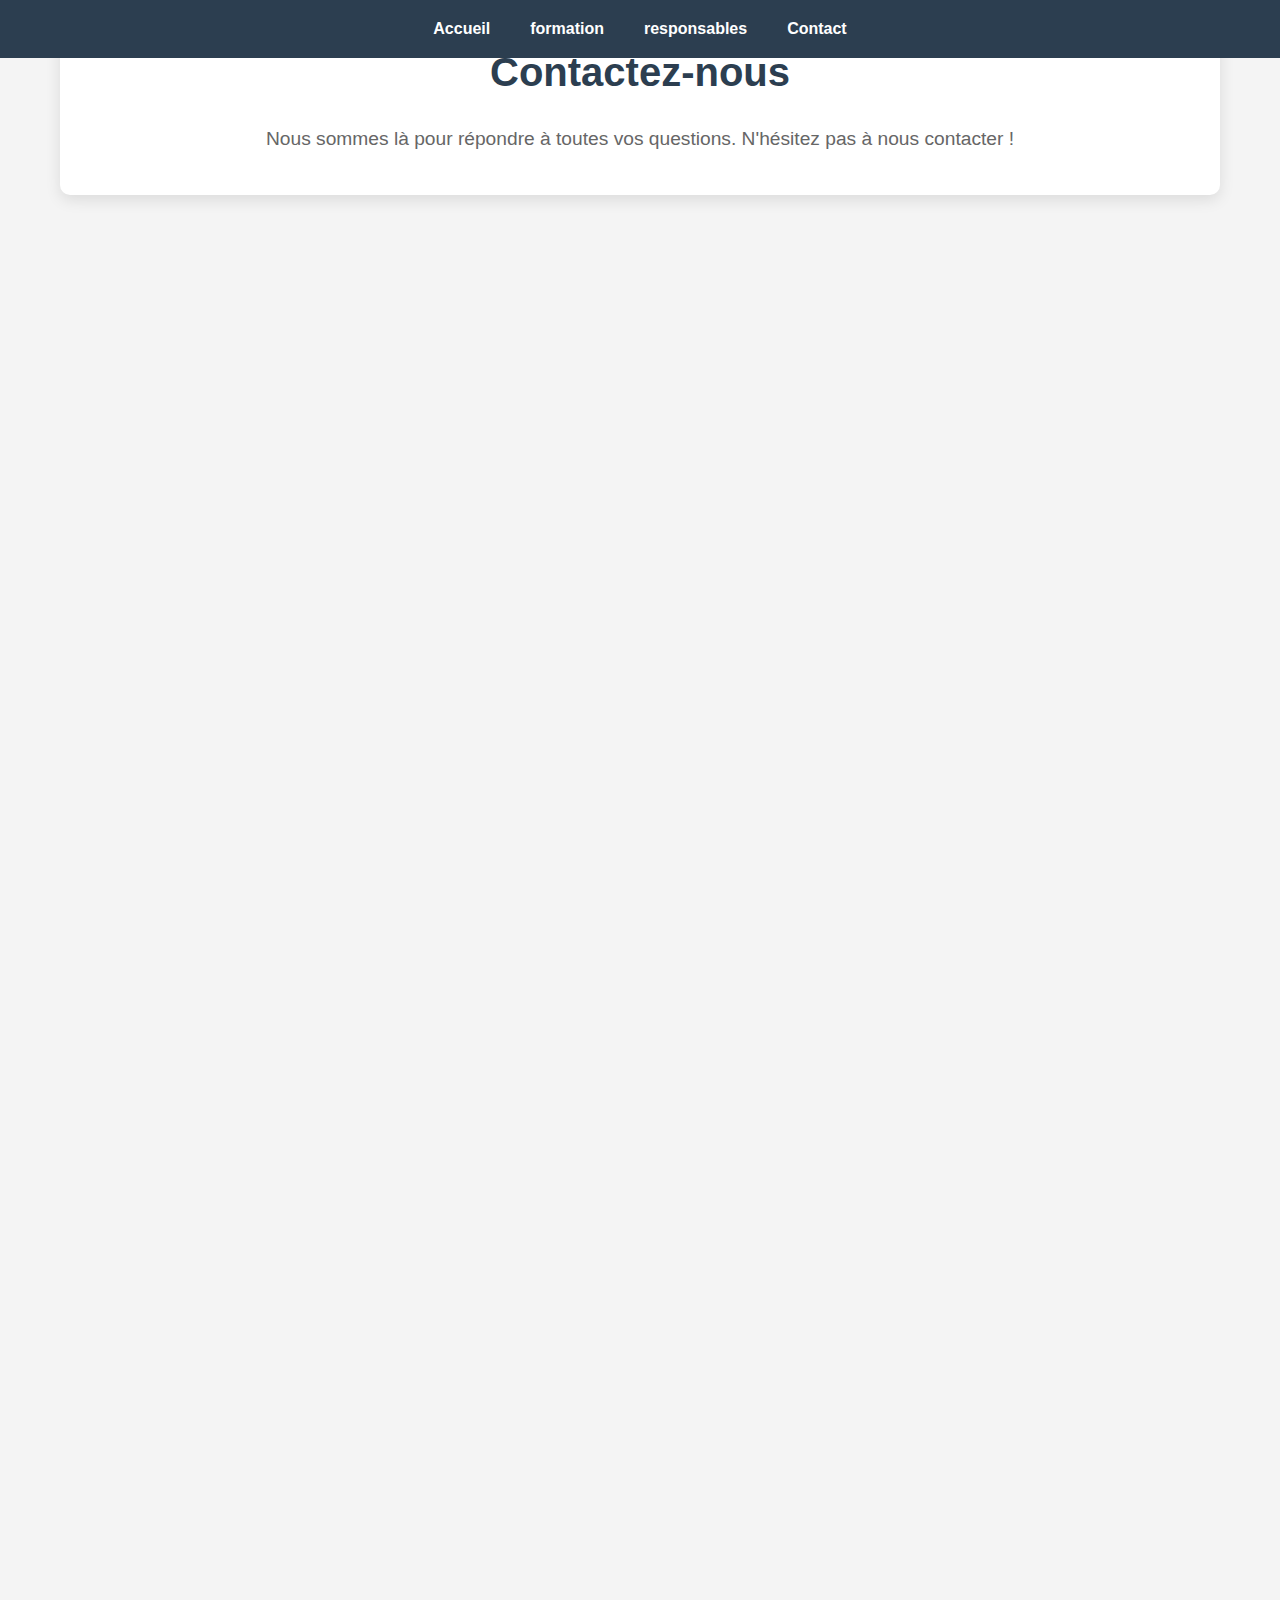
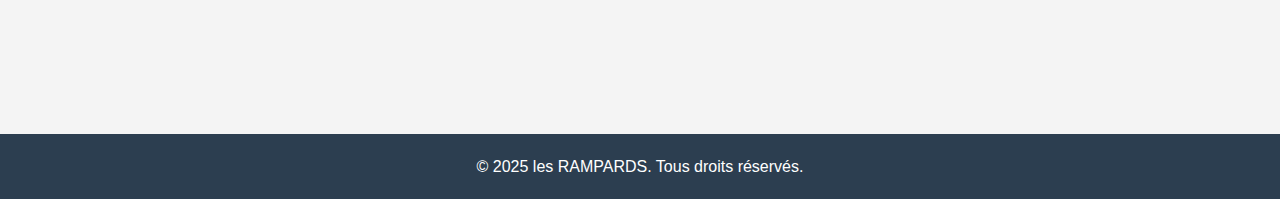
<file: accueil/contact.html>
<!DOCTYPE html>
<html lang="fr">
<head>
    <meta charset="UTF-8">
    <meta name="viewport" content="width=device-width, initial-scale=1.0">
    <title>Contact</title>
    <style>
        * {
            margin: 0;
            padding: 0;
            box-sizing: border-box;
        }

        body {
            font-family: 'Arial', sans-serif;
            line-height: 1.6;
            color: #333;
            background-color: #f4f4f4;
        }

        .container {
            max-width: 1200px;
            margin: 0 auto;
            padding: 0 20px;
        }

        header {
            background: #2c3e50;
            color: white;
            padding: 1rem 0;
            position: fixed;
            width: 100%;
            top: 0;
            z-index: 1000;
        }

        nav ul {
            list-style: none;
            display: flex;
            justify-content: center;
        }

        nav ul li {
            margin: 0 20px;
        }

        nav ul li a {
            color: white;
            text-decoration: none;
            font-weight: bold;
            transition: color 0.3s;
        }

        nav ul li a:hover {
            color: #3498db;
        }

        main {
            margin-top: 80px;
            padding: 40px 0;
        }

        .contact-header {
            text-align: center;
            margin-bottom: 50px;
            background: white;
            padding: 40px;
            border-radius: 10px;
            box-shadow: 0 5px 15px rgba(0,0,0,0.1);
        }

        .contact-header h1 {
            color: #2c3e50;
            font-size: 2.5em;
            margin-bottom: 20px;
        }

        .contact-header p {
            font-size: 1.2em;
            color: #666;
        }

        .contact-content {
            display: grid;
            grid-template-columns: 1fr 1fr;
            gap: 40px;
            margin-bottom: 50px;
        }

        .contact-form {
            background: white;
            padding: 40px;
            border-radius: 10px;
            box-shadow: 0 5px 15px rgba(0,0,0,0.1);
        }

        .contact-form h2 {
            color: #2c3e50;
            margin-bottom: 30px;
            font-size: 1.8em;
        }

        .form-group {
            margin-bottom: 20px;
        }

        .form-group label {
            display: block;
            margin-bottom: 8px;
            font-weight: bold;
            color: #555;
        }

        .form-group input,
        .form-group textarea,
        .form-group select {
            width: 100%;
            padding: 12px;
            border: 2px solid #ddd;
            border-radius: 5px;
            font-size: 16px;
            transition: border-color 0.3s;
        }

        .form-group input:focus,
        .form-group textarea:focus,
        .form-group select:focus {
            outline: none;
            border-color: #3498db;
        }

        .form-group textarea {
            height: 120px;
            resize: vertical;
        }

        .btn {
            background: #3498db;
            color: white;
            padding: 15px 30px;
            border: none;
            border-radius: 5px;
            cursor: pointer;
            font-size: 16px;
            font-weight: bold;
            transition: background 0.3s;
        }

        .btn:hover {
            background: #2980b9;
        }

        .contact-info {
            background: white;
            padding: 40px;
            border-radius: 10px;
            box-shadow: 0 5px 15px rgba(0,0,0,0.1);
        }

        .contact-info h2 {
            color: #2c3e50;
            margin-bottom: 30px;
            font-size: 1.8em;
        }

        .info-item {
            display: flex;
            align-items: center;
            margin-bottom: 20px;
            padding: 15px;
            background: #f8f9fa;
            border-radius: 5px;
        }

        .info-item i {
            font-size: 20px;
            color: #3498db;
            margin-right: 15px;
            width: 30px;
        }

        .info-item h3 {
            color: #2c3e50;
            margin-bottom: 5px;
        }

        .info-item p {
            color: #666;
            margin: 0;
        }

        .map-section {
            background: white;
            padding: 40px;
            border-radius: 10px;
            box-shadow: 0 5px 15px rgba(0,0,0,0.1);
            text-align: center;
        }

        .map-section h2 {
            color: #2c3e50;
            margin-bottom: 30px;
            font-size: 1.8em;
        }

        .map-placeholder {
            background: #ecf0f1;
            height: 300px;
            border-radius: 10px;
            display: flex;
            align-items: center;
            justify-content: center;
            color: #7f8c8d;
            font-size: 18px;
            border: 2px dashed #bdc3c7;
        }

        .social-links {
            margin-top: 30px;
            text-align: center;
        }

        .social-links h3 {
            color: #2c3e50;
            margin-bottom: 20px;
        }

        .social-links a {
            display: inline-block;
            margin: 0 10px;
            padding: 10px;
            background: #3498db;
            color: white;
            border-radius: 50%;
            text-decoration: none;
            width: 50px;
            height: 50px;
            line-height: 30px;
            transition: transform 0.3s;
        }

        .social-links a:hover {
            transform: translateY(-3px);
        }

        footer {
            background: #2c3e50;
            color: white;
            text-align: center;
            padding: 20px 0;
            margin-top: 50px;
        }

        @media (max-width: 768px) {
            .contact-content {
                grid-template-columns: 1fr;
            }
            
            nav ul {
                flex-direction: column;
                align-items: center;
            }
            
            nav ul li {
                margin: 5px 0;
            }
            
            .contact-header h1 {
                font-size: 2em;
            }
        }
    </style>
</head>
<body>
    <header>
        <nav class="container">
            <ul>
                <li><a href="index.html">Accueil</a></li>
                <li><a href="inscription.html">formation</a></li>
                <li><a href="responsables.html">responsables</a></li>
                <li><a href="contact.html">Contact</a></li>
            </ul>
        </nav>
    </header>

    <main class="container">
        <section class="contact-header">
            <h1>Contactez-nous</h1>
            <p>Nous sommes là pour répondre à toutes vos questions. N'hésitez pas à nous contacter !</p>
        </section>

        <div class="contact-content">
            <section class="contact-form">
                <h2>Envoyez-nous un message</h2>
                <form action="#" method="POST">
                    <div class="form-group">
                        <label for="nom">Nom complet *</label>
                        <input type="text" id="nom" name="nom" required>
                    </div>
                    
                    <div class="form-group">
                        <label for="email">Email *</label>
                        <input type="email" id="email" name="email" required>
                    </div>
                    
                    <div class="form-group">
                        <label for="telephone">Téléphone</label>
                        <input type="tel" id="telephone" name="telephone">
                    </div>
                    
                    <div class="form-group">
                        <label for="sujet">Sujet *</label>
                        <select id="sujet" name="sujet" required>
                            <option value="">Choisissez un sujet</option>
                            <option value="information">Demande d'information</option>
                            <option value="devis">Demande d'inscription</option>
                            <option value="support">demande de derogation</option>
                            <option value="partenariat">Partenariat</option>
                            <option value="autre">Autre</option>
                        </select>
                    </div>
                    
                    <div class="form-group">
                        <label for="message">Message *</label>
                        <textarea id="message" name="message" placeholder="Décrivez votre demande en détail..." required></textarea>
                    </div>
                    
                    <button type="submit" class="btn">Envoyer le message</button>
                </form>
            </section>

            <section class="contact-info">
                <h2>Nos coordonnées</h2>
                
                <div class="info-item">
                    <div>
                        <h3>votre Adresse</h3>
                        <p>avenue les RAMPARDS<br>Congo RDC</p>
                    </div>
                </div>
                
                <div class="info-item">
                    <div>
                        <h3>Téléphone</h3>
                        <p>+243 970804801</p>
                    </div>
                </div>
                
                <div class="info-item">
                    <div>
                        <h3>Email</h3>
                        <p><link rel="google.complet" href="samuelgaspard06@gmail.com">samuelgaspard06@gmail.com</p>
                    </div>
                </div>
                
                <div class="info-item">
                    <div>
                        <h3>Horaires d'ouverture</h3>
                        <p>Lundi - Vendredi: 7h00 - 18h00<br>
                           Samedi: 8h00 - 12h00<br>
                           Dimanche: Fermé (close)</p>
                    </div>
                </div>

                <div class="social-links">
                    <h3>Suivez-nous</h3>
                    <a href="#" title="Facebook">f</a>
                    <a href="#" title="Twitter">t</a>
                    <a href="#" title="LinkedIn">in</a>
                    <a href="#" title="Instagram">ig</a>
                </div>
            </section>
        </div>

        <section class="map-section">
            <h2>Notre localisation</h2>
            <div class="map-container">
                <!-- Remplacez cette iframe par celle obtenue sur Google Maps -->
                <iframe 
                    src="https://www.google.com/maps/embed?pb=!1m18!1m12!1m3!1d3973.123456789!2d15.123456!3d-4.123456!2m3!1f0!2f0!3f0!3m2!1i1024!2i768!4f13.1!3m3!1m2!1"
                    width="100%" 
                    height="400" 
                    style="border:0; border-radius: 10px;" 
                    allowfullscreen="" 
                    loading="lazy" 
                    referrerpolicy="no-referrer-when-downgrade">
                </iframe>
                <div style="margin-top: 15px; text-align: center;">
                    <a href="https://www.google.com/maps/place/Coll%C3%A8ge+de+Rempart,+CG9C+Q5,+Lubumbashi" target="_blank" style="color: #3498db; text-decoration: none; font-weight: bold;">📍 Voir sur Google Maps</a>
                </div>
            </div>
        </section>
    </main>

    <footer>
        <div class="container">
            <p>&copy; 2025 les RAMPARDS. Tous droits réservés.</p>
        </div>
    </footer>

    <script>
        // Validation du formulaire
        document.querySelector('form').addEventListener('submit', function(e) {
            e.preventDefault();
            
            const nom = document.getElementById('nom').value;
            const email = document.getElementById('email').value;
            const sujet = document.getElementById('sujet').value;
            const message = document.getElementById('message').value;
            
            if (!nom || !email || !sujet || !message) {
                alert('Veuillez remplir tous les champs obligatoires.');
                return;
            }
            
            // Simulation d'envoi
            alert('Merci pour votre message ! Nous vous répondrons dans les plus brefs délais.');
            this.reset();
        });

        // Animation au scroll
        window.addEventListener('scroll', function() {
            const elements = document.querySelectorAll('.contact-form, .contact-info, .map-section');
            elements.forEach(element => {
                const elementTop = element.getBoundingClientRect().top;
                const elementVisible = 150;
                
                if (elementTop < window.innerHeight - elementVisible) {
                    element.style.opacity = '1';
                    element.style.transform = 'translateY(0)';
                }
            });
        });

        // Style initial pour l'animation
        document.querySelectorAll('.contact-form, .contact-info, .map-section').forEach(element => {
            element.style.opacity = '0';
            element.style.transform = 'translateY(30px)';
            element.style.transition = 'opacity 0.6s ease, transform 0.6s ease';
        });
    </script>
</body>
</html>
</file>
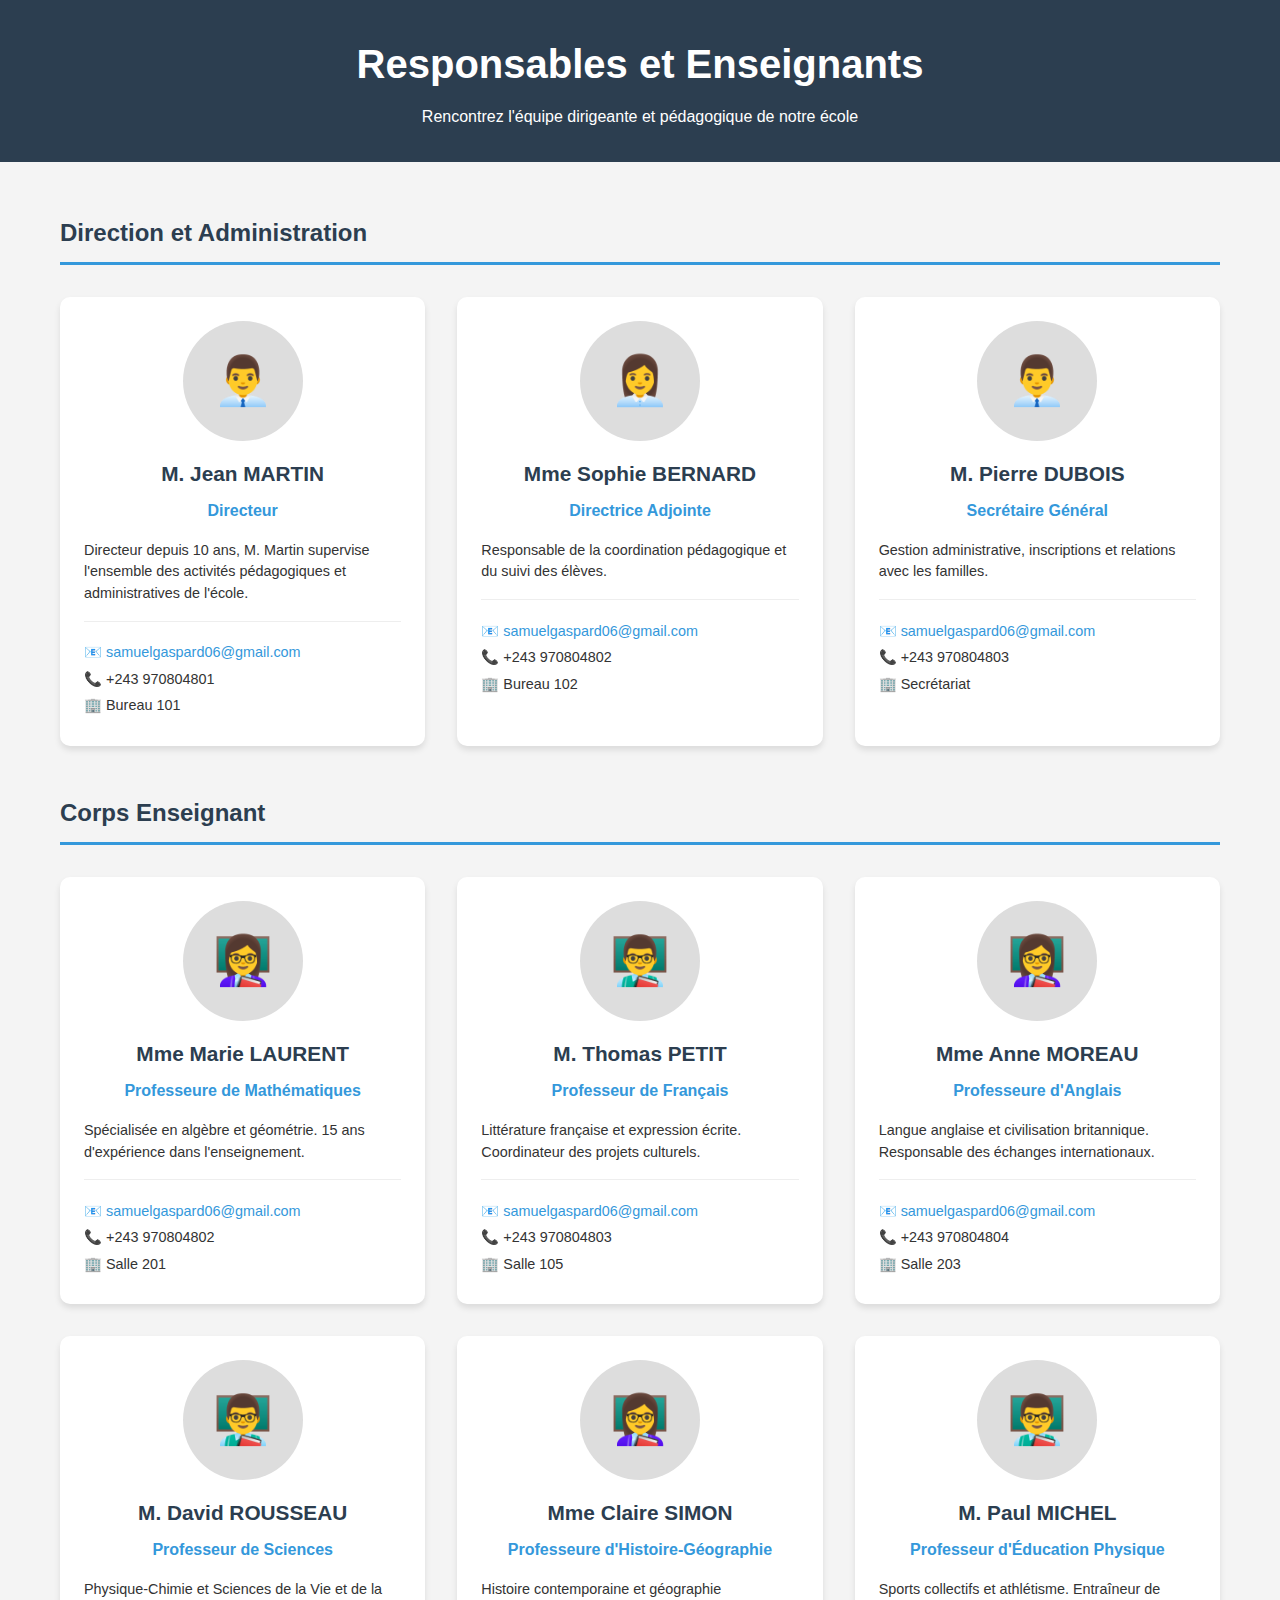
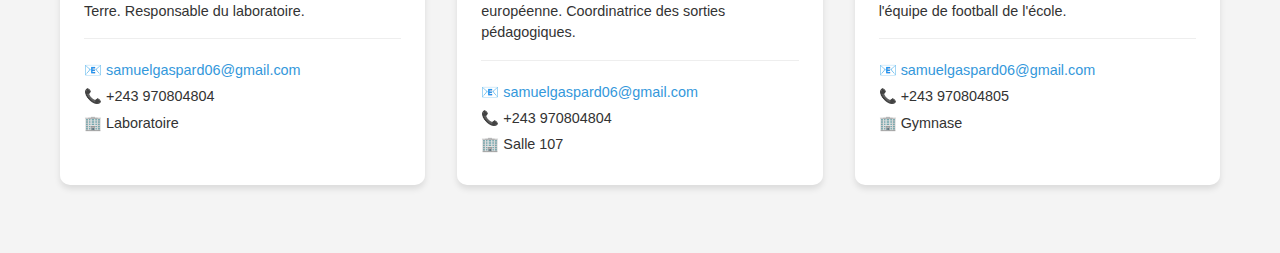
<file: accueil/responsables.html>
<!DOCTYPE html>
<html lang="fr">
<head>
    <meta charset="UTF-8">
    <meta name="viewport" content="width=device-width, initial-scale=1.0">
    <title>Responsables et Enseignants - École</title>
    <style>
        * {
            margin: 0;
            padding: 0;
            box-sizing: border-box;
        }
        
        body {
            font-family: Arial, sans-serif;
            line-height: 1.6;
            color: #333;
            background-color: #f4f4f4;
        }
        
        .container {
            max-width: 1200px;
            margin: 0 auto;
            padding: 20px;
        }
        
        header {
            background-color: #2c3e50;
            color: white;
            text-align: center;
            padding: 2rem;
            margin-bottom: 2rem;
        }
        
        h1 {
            font-size: 2.5rem;
            margin-bottom: 0.5rem;
        }
        
        h2 {
            color: #2c3e50;
            border-bottom: 3px solid #3498db;
            padding-bottom: 10px;
            margin-bottom: 2rem;
        }
        
        .section {
            margin-bottom: 3rem;
        }
        
        .staff-grid {
            display: grid;
            grid-template-columns: repeat(auto-fit, minmax(300px, 1fr));
            gap: 2rem;
        }
        
        .staff-card {
            background: white;
            border-radius: 10px;
            padding: 1.5rem;
            box-shadow: 0 4px 6px rgba(0,0,0,0.1);
            transition: transform 0.3s ease;
        }
        
        .staff-card:hover {
            transform: translateY(-5px);
        }
        
        .staff-photo {
            width: 120px;
            height: 120px;
            border-radius: 50%;
            background-color: #ddd;
            margin: 0 auto 1rem;
            display: flex;
            align-items: center;
            justify-content: center;
            font-size: 3rem;
            color: #666;
        }
        
        .staff-name {
            font-size: 1.3rem;
            font-weight: bold;
            text-align: center;
            margin-bottom: 0.5rem;
            color: #2c3e50;
        }
        
        .staff-position {
            text-align: center;
            color: #3498db;
            font-weight: bold;
            margin-bottom: 1rem;
        }
        
        .staff-info {
            font-size: 0.9rem;
            line-height: 1.5;
        }
        
        .contact-info {
            margin-top: 1rem;
            padding-top: 1rem;
            border-top: 1px solid #eee;
        }
        
        .contact-info p {
            margin: 0.3rem 0;
        }
        
        .email {
            color: #3498db;
        }
    </style>
</head>
<body>
    <header>
        <h1>Responsables et Enseignants</h1>
        <p>Rencontrez l'équipe dirigeante et pédagogique de notre école</p>
    </header>

    <div class="container">
        <section class="section">
            <h2>Direction et Administration</h2>
            <div class="staff-grid">
                <div class="staff-card">
                    <div class="staff-photo">👨‍💼</div>
                    <div class="staff-name">M. Jean MARTIN</div>
                    <div class="staff-position">Directeur</div>
                    <div class="staff-info">
                        <p>Directeur depuis 10 ans, M. Martin supervise l'ensemble des activités pédagogiques et administratives de l'école.</p>
                        <div class="contact-info">
                            <p>📧 <span class="email">samuelgaspard06@gmail.com</span></p>
                            <p>📞 +243 970804801</p>
                            <p>🏢 Bureau 101</p>
                        </div>
                    </div>
                </div>

                <div class="staff-card">
                    <div class="staff-photo">👩‍💼</div>
                    <div class="staff-name">Mme Sophie BERNARD</div>
                    <div class="staff-position">Directrice Adjointe</div>
                    <div class="staff-info">
                        <p>Responsable de la coordination pédagogique et du suivi des élèves.</p>
                        <div class="contact-info">
                            <p>📧 <span class="email">samuelgaspard06@gmail.com</span></p>
                            <p>📞 +243 970804802</p>
                            <p>🏢 Bureau 102</p>
                        </div>
                    </div>
                </div>

                <div class="staff-card">
                    <div class="staff-photo">👨‍💼</div>
                    <div class="staff-name">M. Pierre DUBOIS</div>
                    <div class="staff-position">Secrétaire Général</div>
                    <div class="staff-info">
                        <p>Gestion administrative, inscriptions et relations avec les familles.</p>
                        <div class="contact-info">
                            <p>📧 <span class="email">samuelgaspard06@gmail.com</span></p>
                            <p>📞 +243 970804803</p>
                            <p>🏢 Secrétariat</p>
                        </div>
                    </div>
                </div>
            </div>
        </section>

        <section class="section">
            <h2>Corps Enseignant</h2>
            <div class="staff-grid">
                <div class="staff-card">
                    <div class="staff-photo">👩‍🏫</div>
                    <div class="staff-name">Mme Marie LAURENT</div>
                    <div class="staff-position">Professeure de Mathématiques</div>
                    <div class="staff-info">
                        <p>Spécialisée en algèbre et géométrie. 15 ans d'expérience dans l'enseignement.</p>
                        <div class="contact-info">
                            <p>📧 <span class="email">samuelgaspard06@gmail.com</span></p>
                            <p>📞 +243 970804802</p>
                            <p>🏢 Salle 201</p>
                        </div>
                    </div>
                </div>

                <div class="staff-card">
                    <div class="staff-photo">👨‍🏫</div>
                    <div class="staff-name">M. Thomas PETIT</div>
                    <div class="staff-position">Professeur de Français</div>
                    <div class="staff-info">
                        <p>Littérature française et expression écrite. Coordinateur des projets culturels.</p>
                        <div class="contact-info">
                            <p>📧 <span class="email">samuelgaspard06@gmail.com</span></p>
                            <p>📞 +243 970804803</p>
                            <p>🏢 Salle 105</p>
                        </div>
                    </div>
                </div>

                <div class="staff-card">
                    <div class="staff-photo">👩‍🏫</div>
                    <div class="staff-name">Mme Anne MOREAU</div>
                    <div class="staff-position">Professeure d'Anglais</div>
                    <div class="staff-info">
                        <p>Langue anglaise et civilisation britannique. Responsable des échanges internationaux.</p>
                        <div class="contact-info">
                            <p>📧 <span class="email">samuelgaspard06@gmail.com</span></p>
                            <p>📞 +243 970804804</p>
                            <p>🏢 Salle 203</p>
                        </div>
                    </div>
                </div>

                <div class="staff-card">
                    <div class="staff-photo">👨‍🏫</div>
                    <div class="staff-name">M. David ROUSSEAU</div>
                    <div class="staff-position">Professeur de Sciences</div>
                    <div class="staff-info">
                        <p>Physique-Chimie et Sciences de la Vie et de la Terre. Responsable du laboratoire.</p>
                        <div class="contact-info">
                            <p>📧 <span class="email">samuelgaspard06@gmail.com</span></p>
                            <p>📞 +243 970804804</p>
                            <p>🏢 Laboratoire</p>
                        </div>
                    </div>
                </div>

                <div class="staff-card">
                    <div class="staff-photo">👩‍🏫</div>
                    <div class="staff-name">Mme Claire SIMON</div>
                    <div class="staff-position">Professeure d'Histoire-Géographie</div>
                    <div class="staff-info">
                        <p>Histoire contemporaine et géographie européenne. Coordinatrice des sorties pédagogiques.</p>
                        <div class="contact-info">
                            <p>📧 <span class="email">samuelgaspard06@gmail.com</span></p>
                            <p>📞 +243 970804804</p>
                            <p>🏢 Salle 107</p>
                        </div>
                    </div>
                </div>

                <div class="staff-card">
                    <div class="staff-photo">👨‍🏫</div>
                    <div class="staff-name">M. Paul MICHEL</div>
                    <div class="staff-position">Professeur d'Éducation Physique</div>
                    <div class="staff-info">
                        <p>Sports collectifs et athlétisme. Entraîneur de l'équipe de football de l'école.</p>
                        <div class="contact-info">
                            <p>📧 <span class="email">samuelgaspard06@gmail.com</span></p>
                            <p>📞 +243 970804805</p>
                            <p>🏢 Gymnase</p>
                        </div>
                    </div>
                </div>
            </div>
        </section>
    </div>
</body>
</html>
</file>
